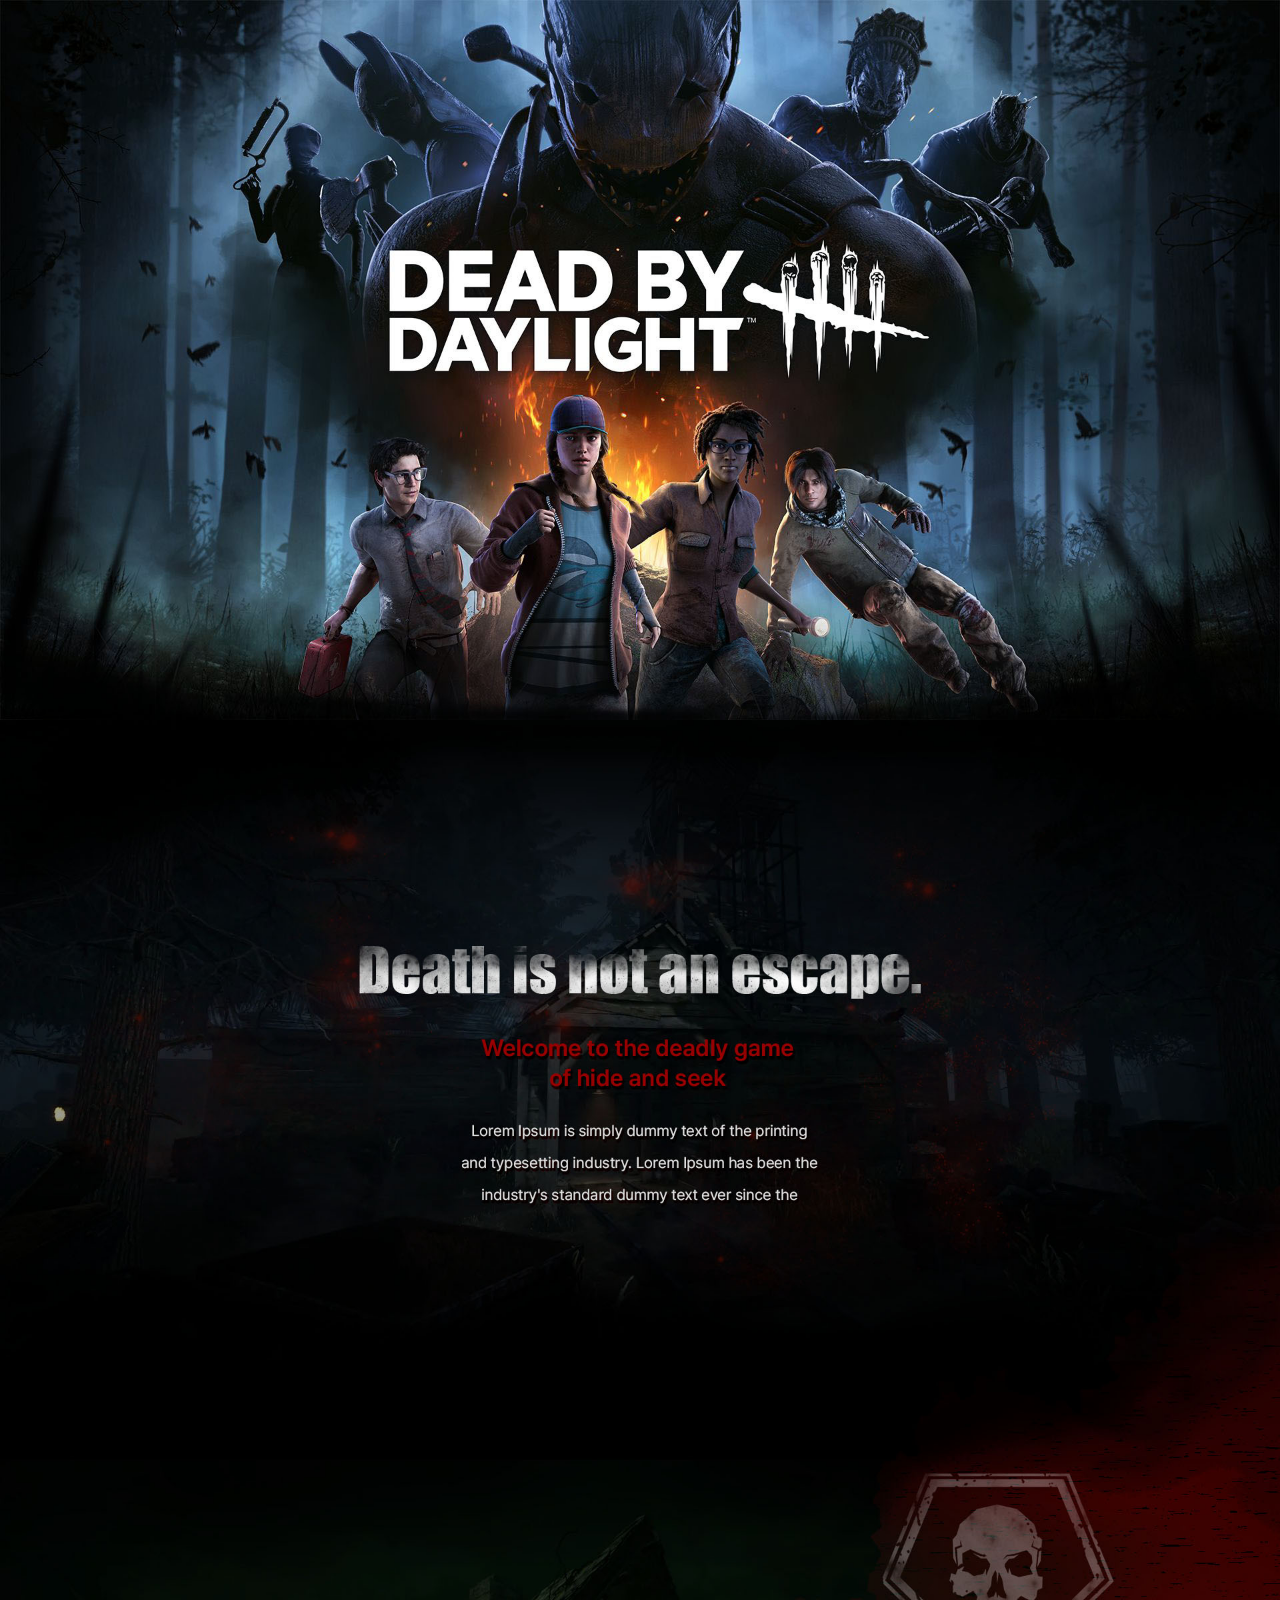
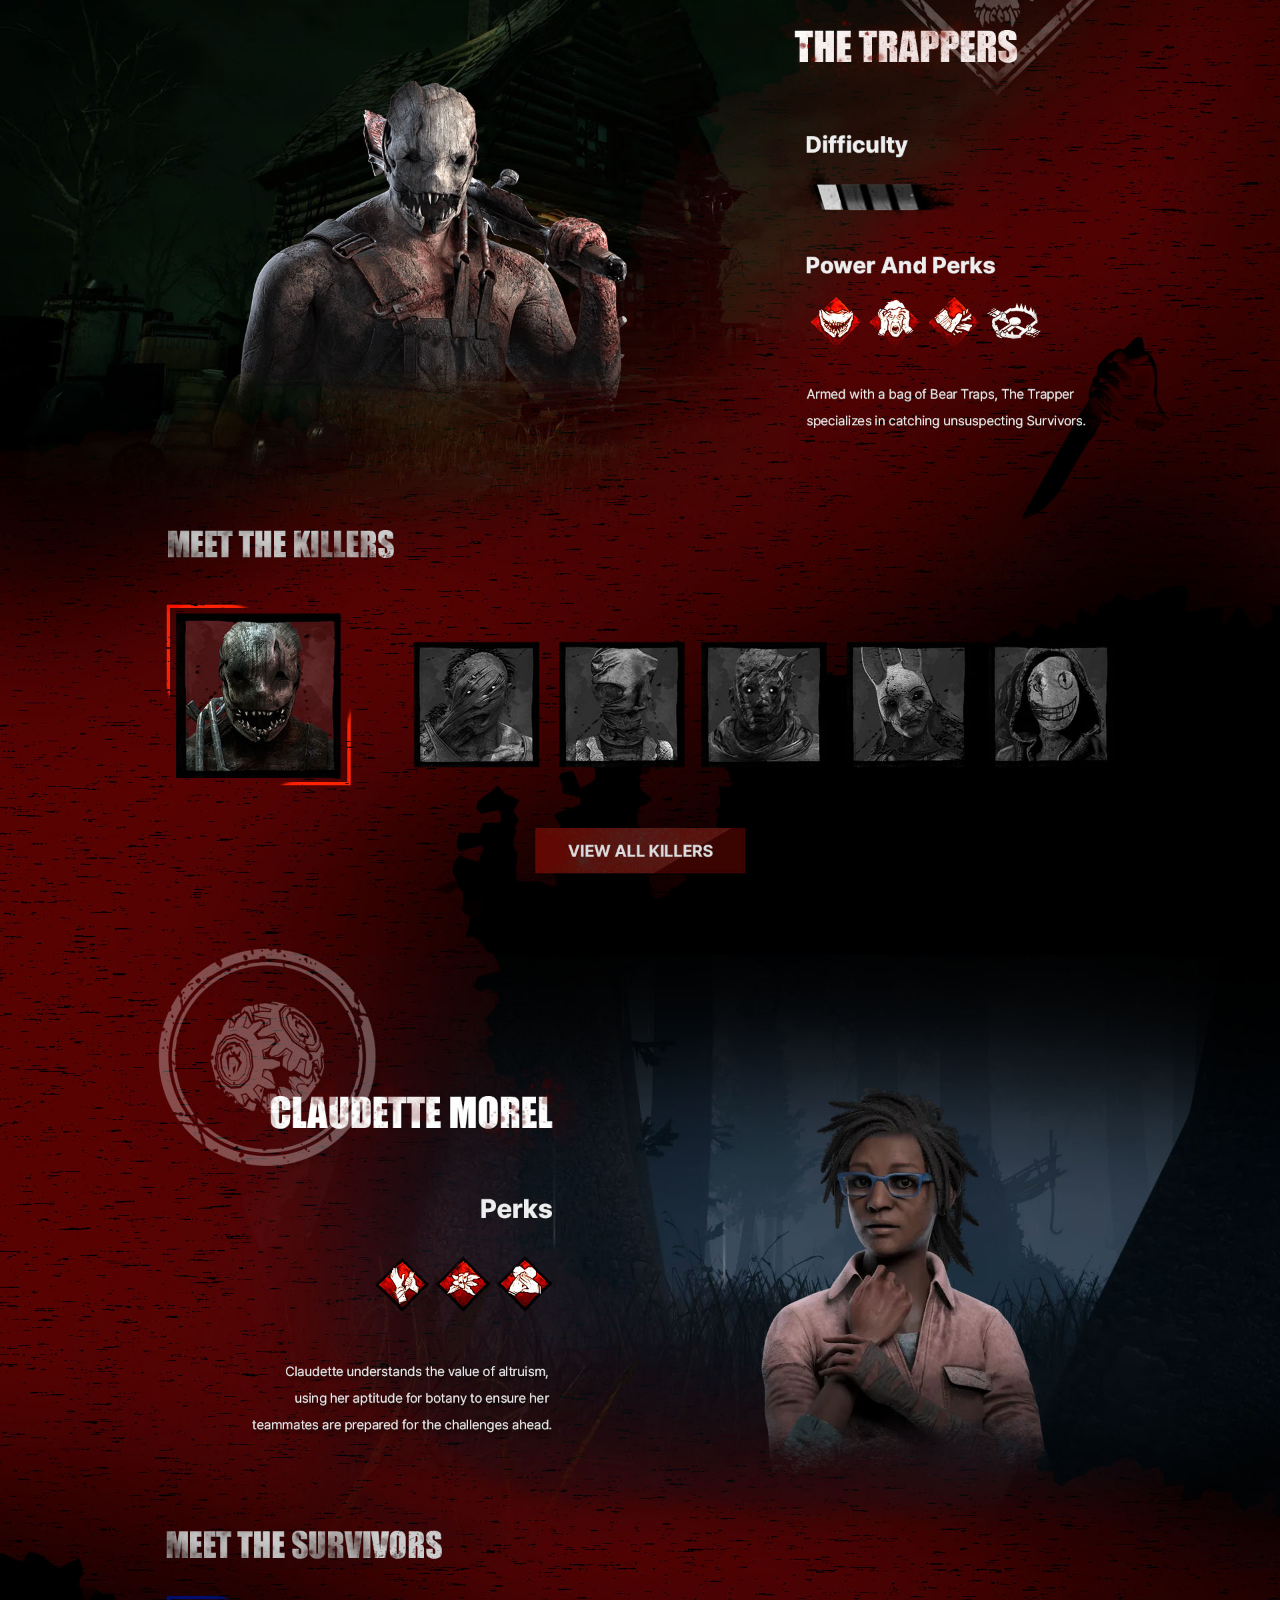
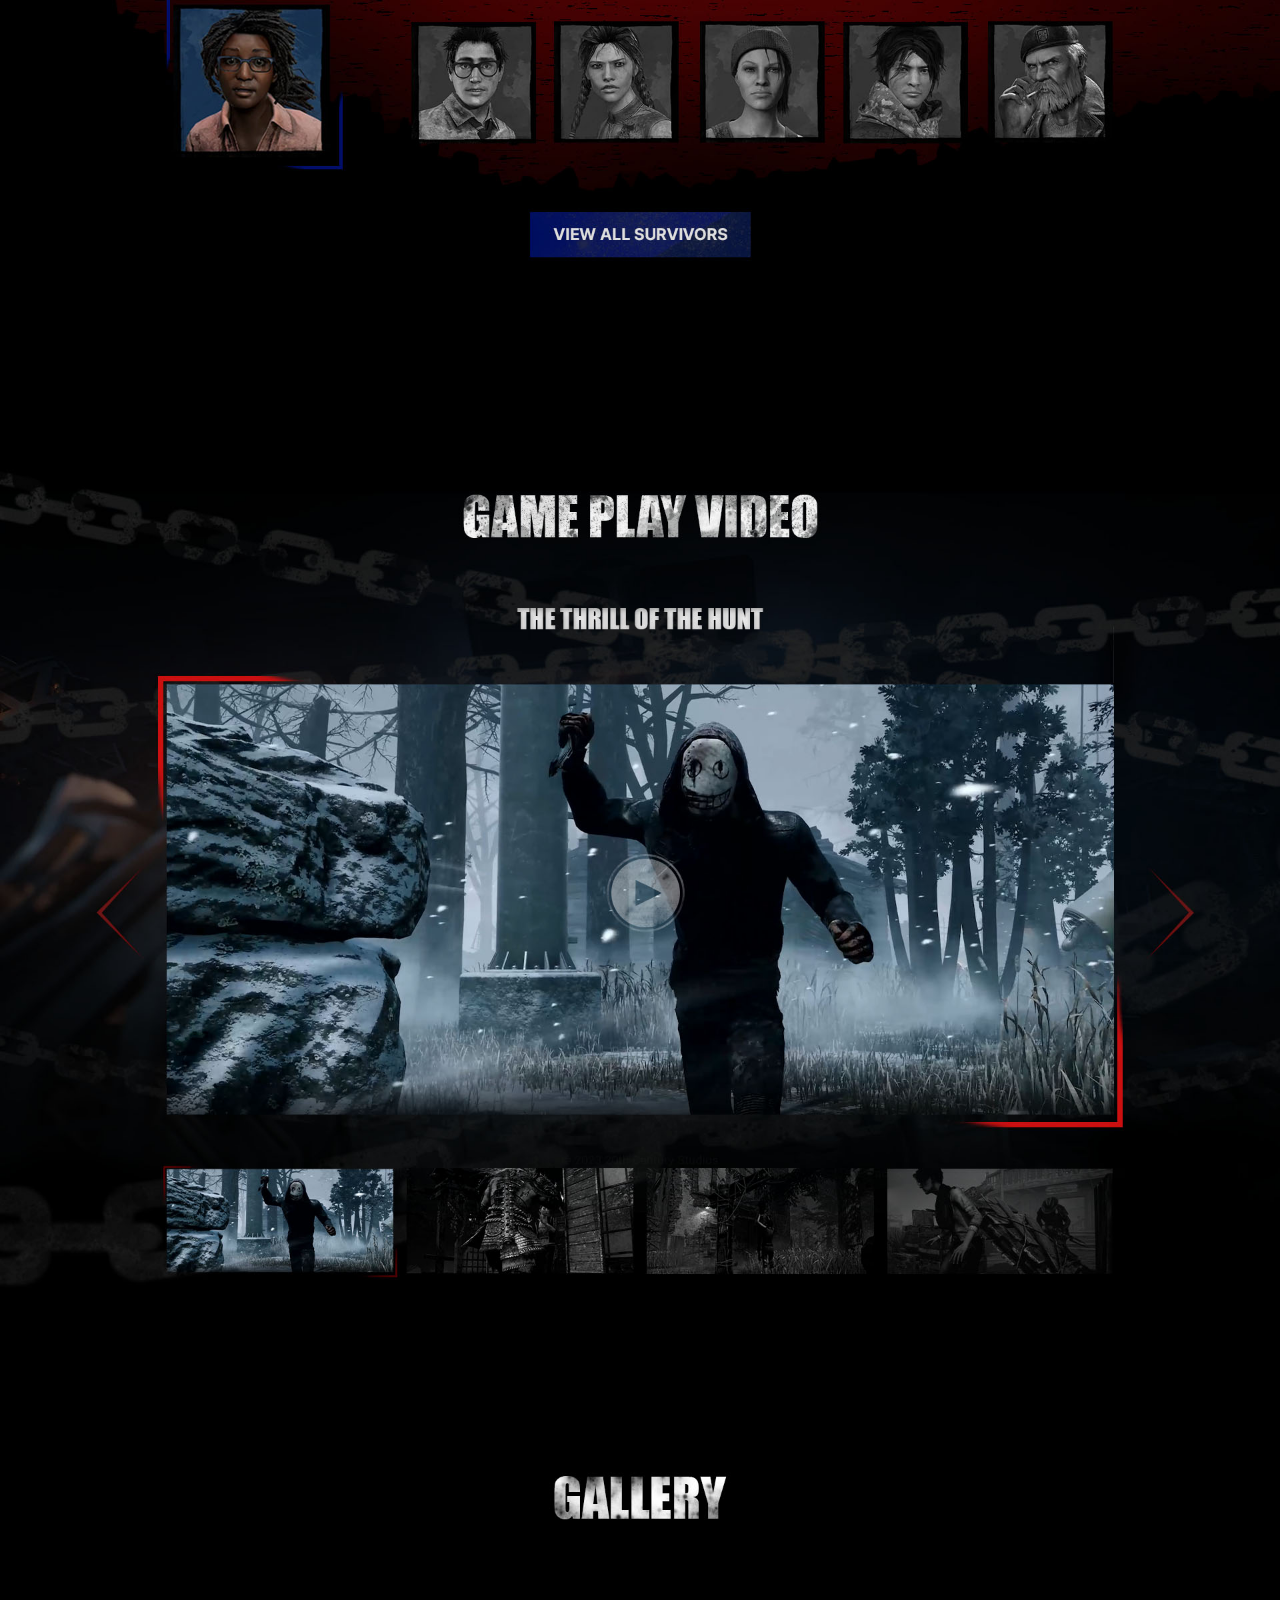
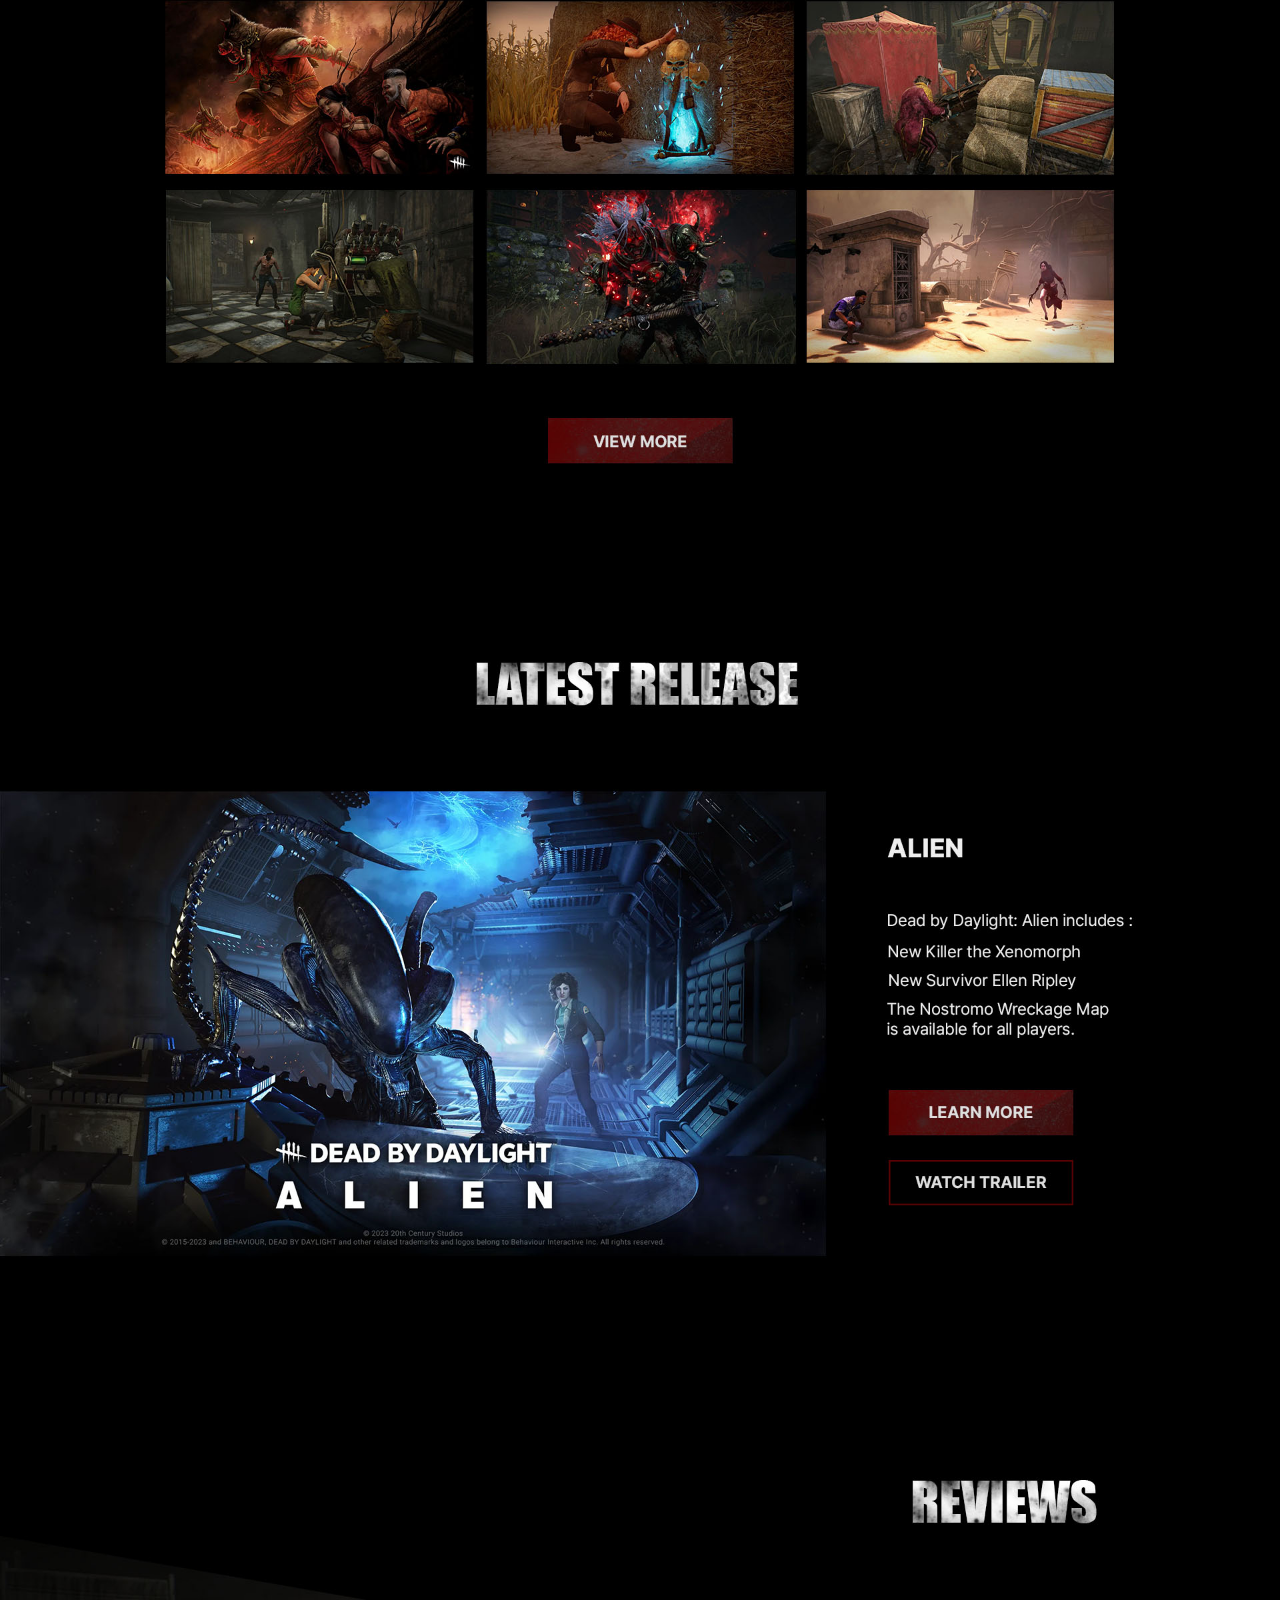
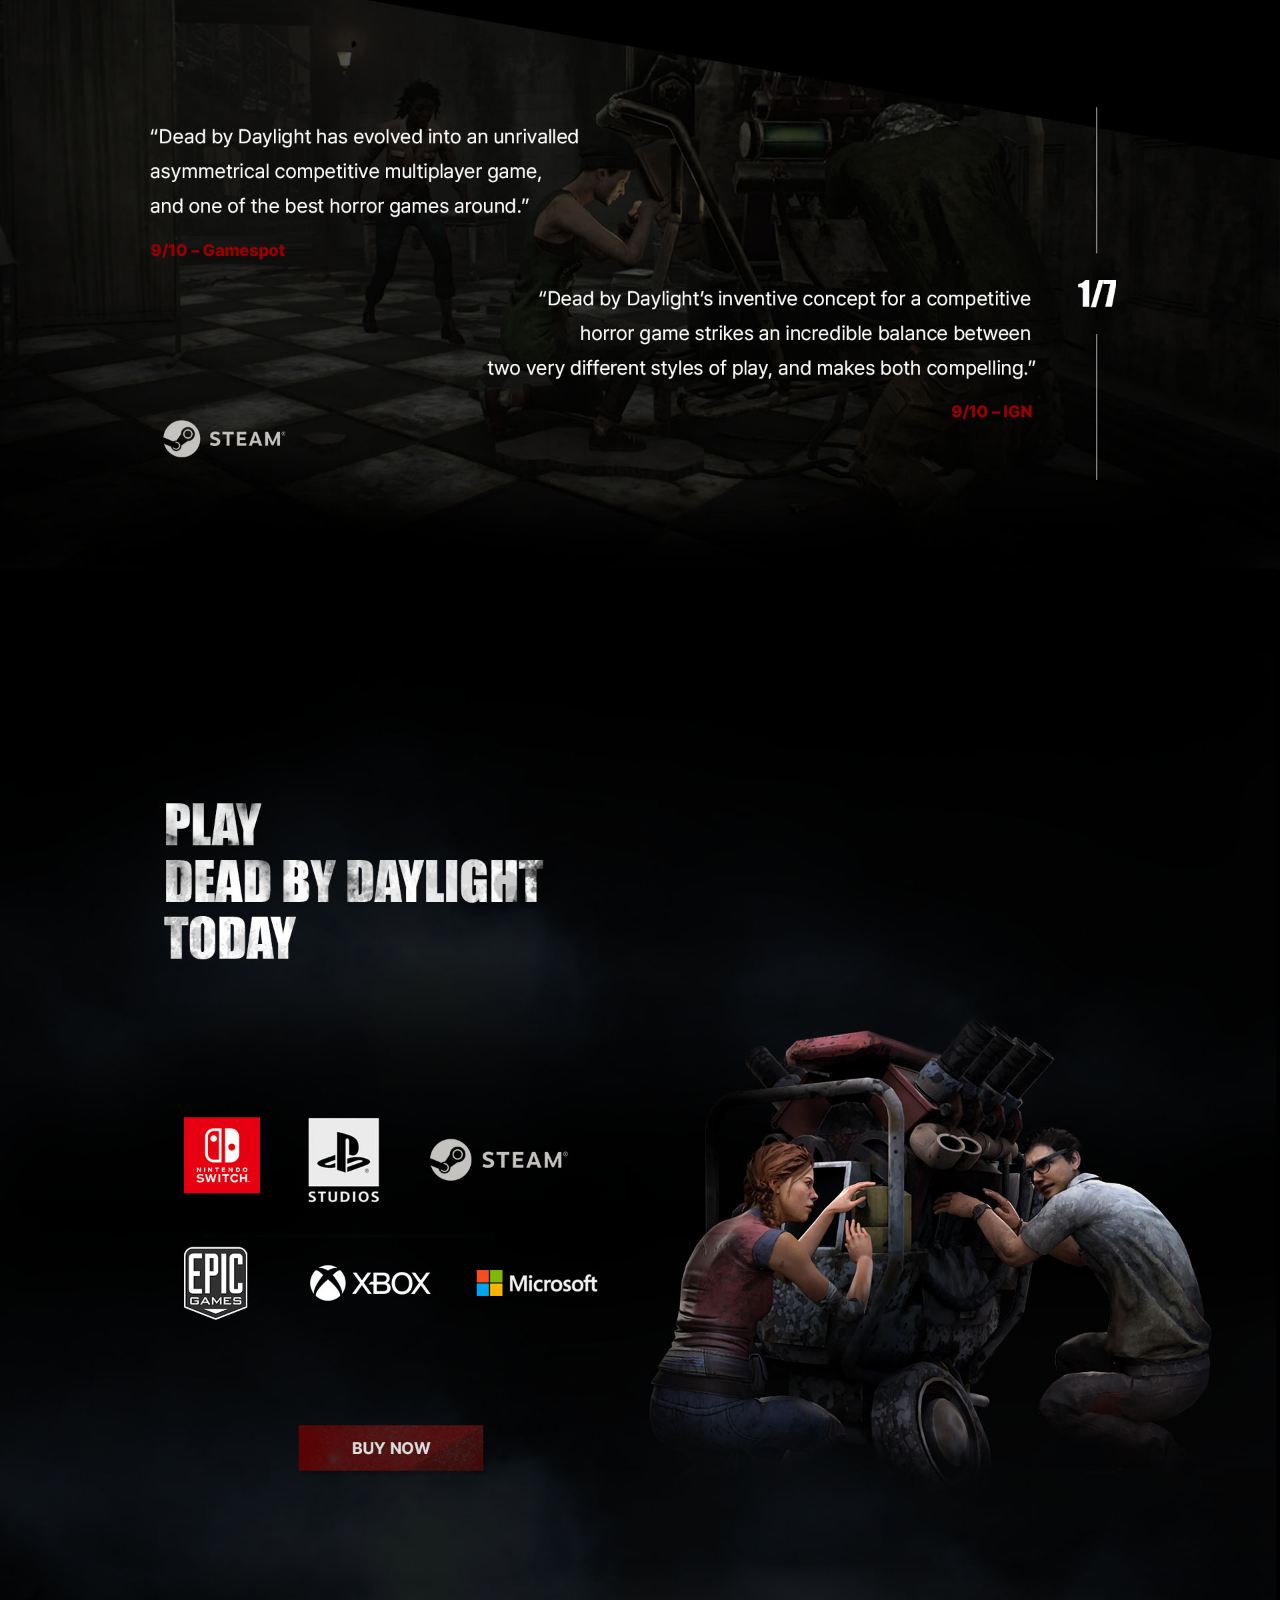
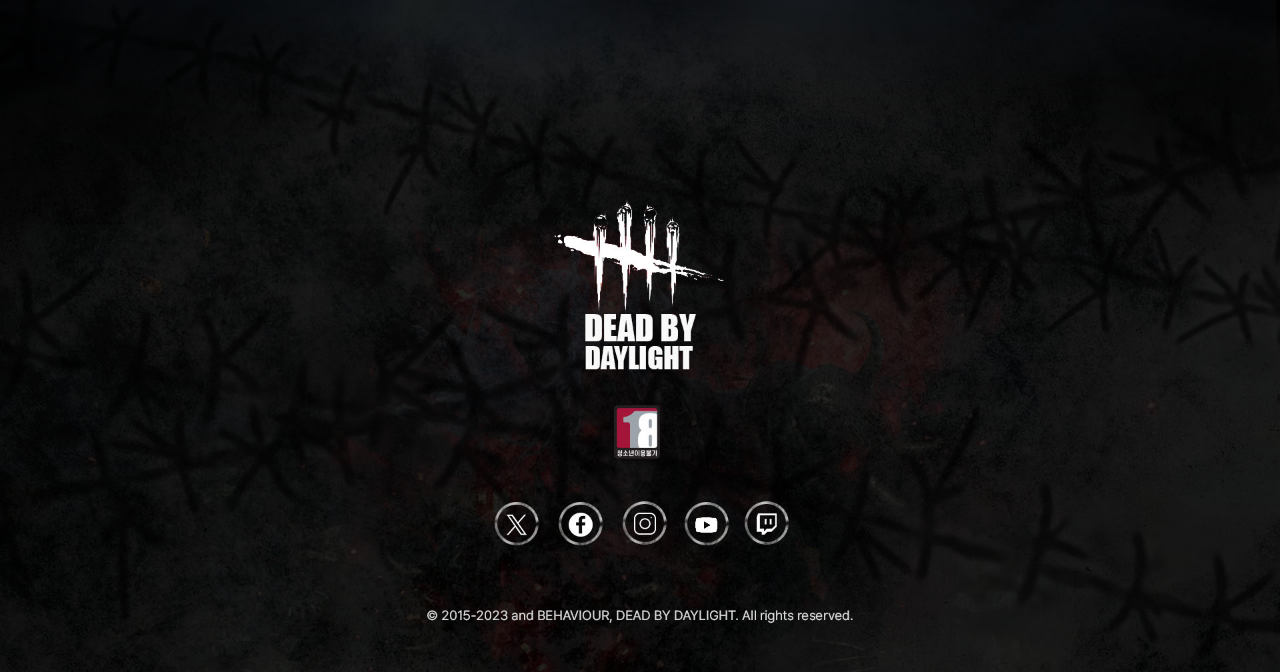
<file: process/design-deadbydaylight.html>
<!DOCTYPE html>
<html lang="ko">
  <head>
    <meta charset="UTF-8" />
    <meta name="viewport" content="width=device-width, initial-scale=1.0" />
    <title>nana</title>
    <link rel="shortcut icon" href="../img/favicon.png" type="image/x-icon" />
    <style>
      * {
        margin: 0;
        padding: 0;
        box-sizing: border-box;
      }

      figure {
        width: 100%;
      }
      figure img {
        width: 100%;
        vertical-align: top;
      }
    </style>
  </head>
  <body>
    <figure>
      <img src="../img/deadbydaylight-microsite.jpg" alt="portfolio-process" />
    </figure>
  </body>
</html>
</file>
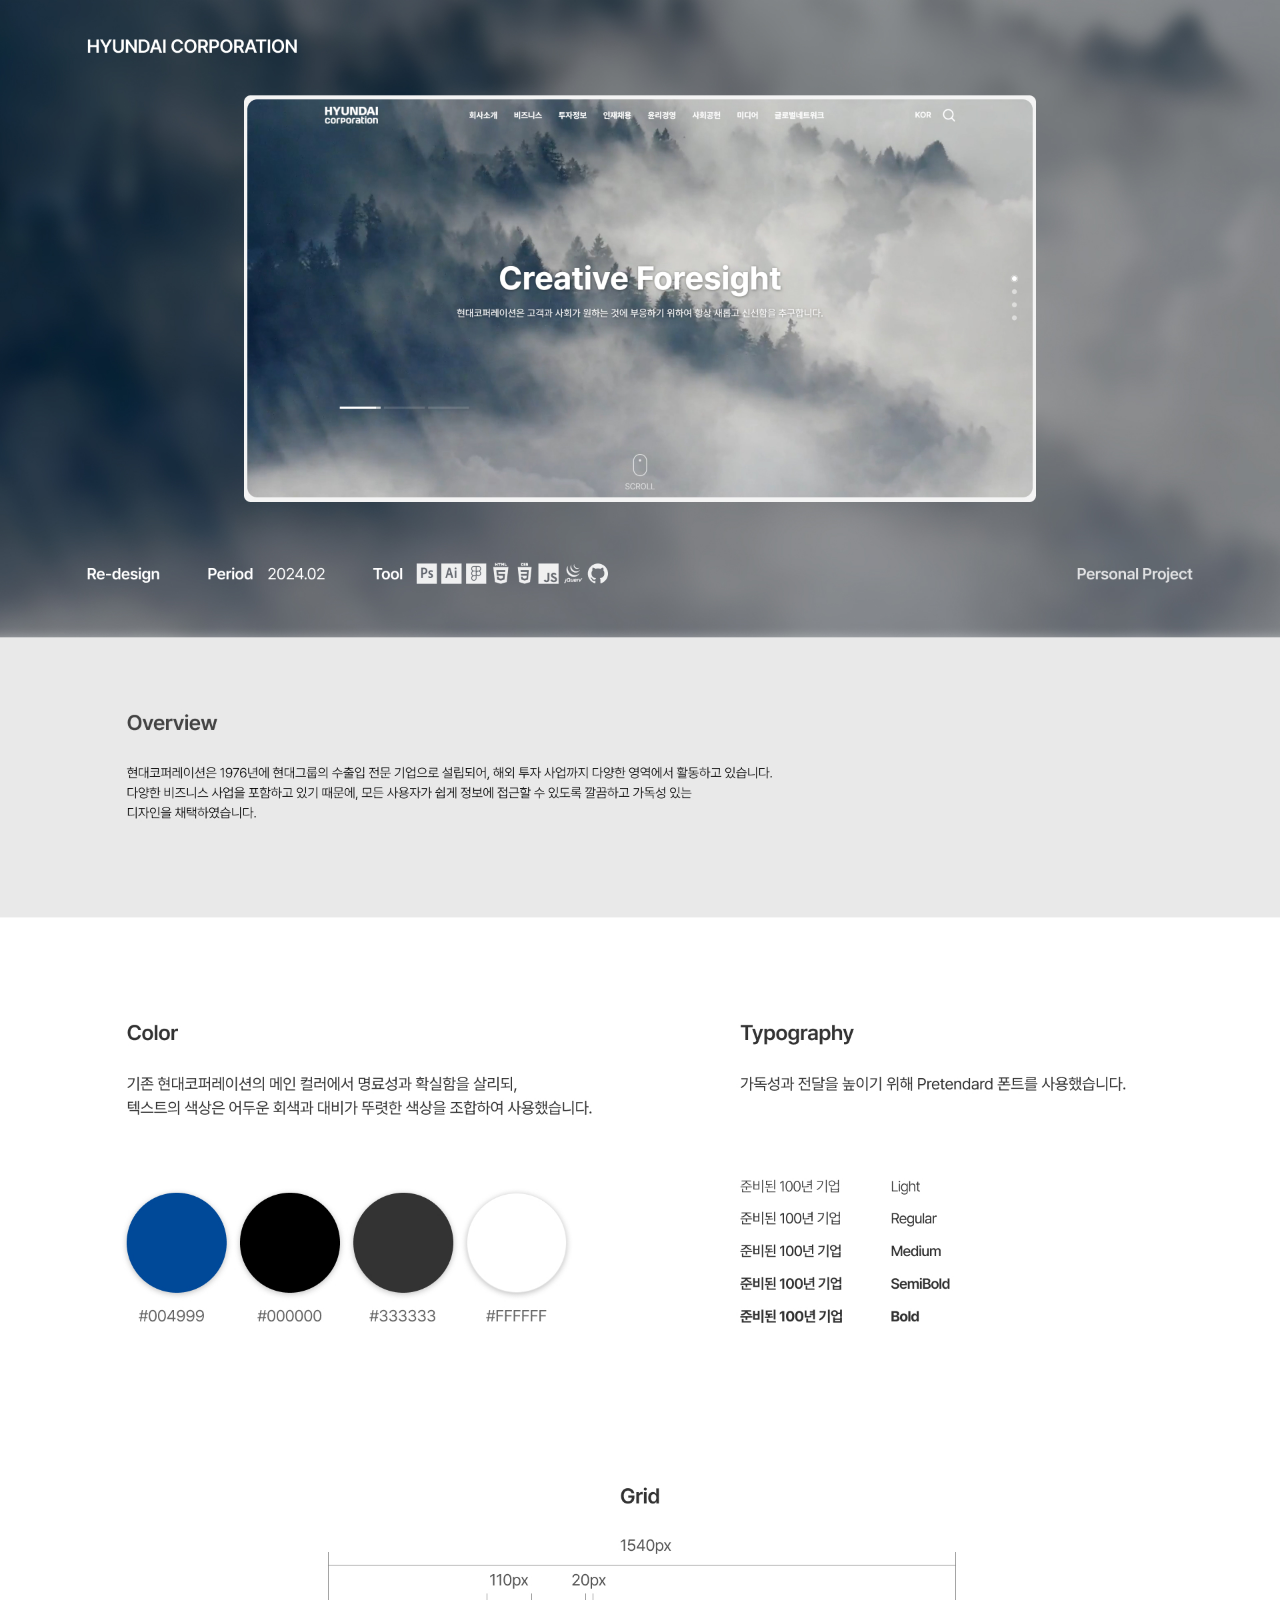
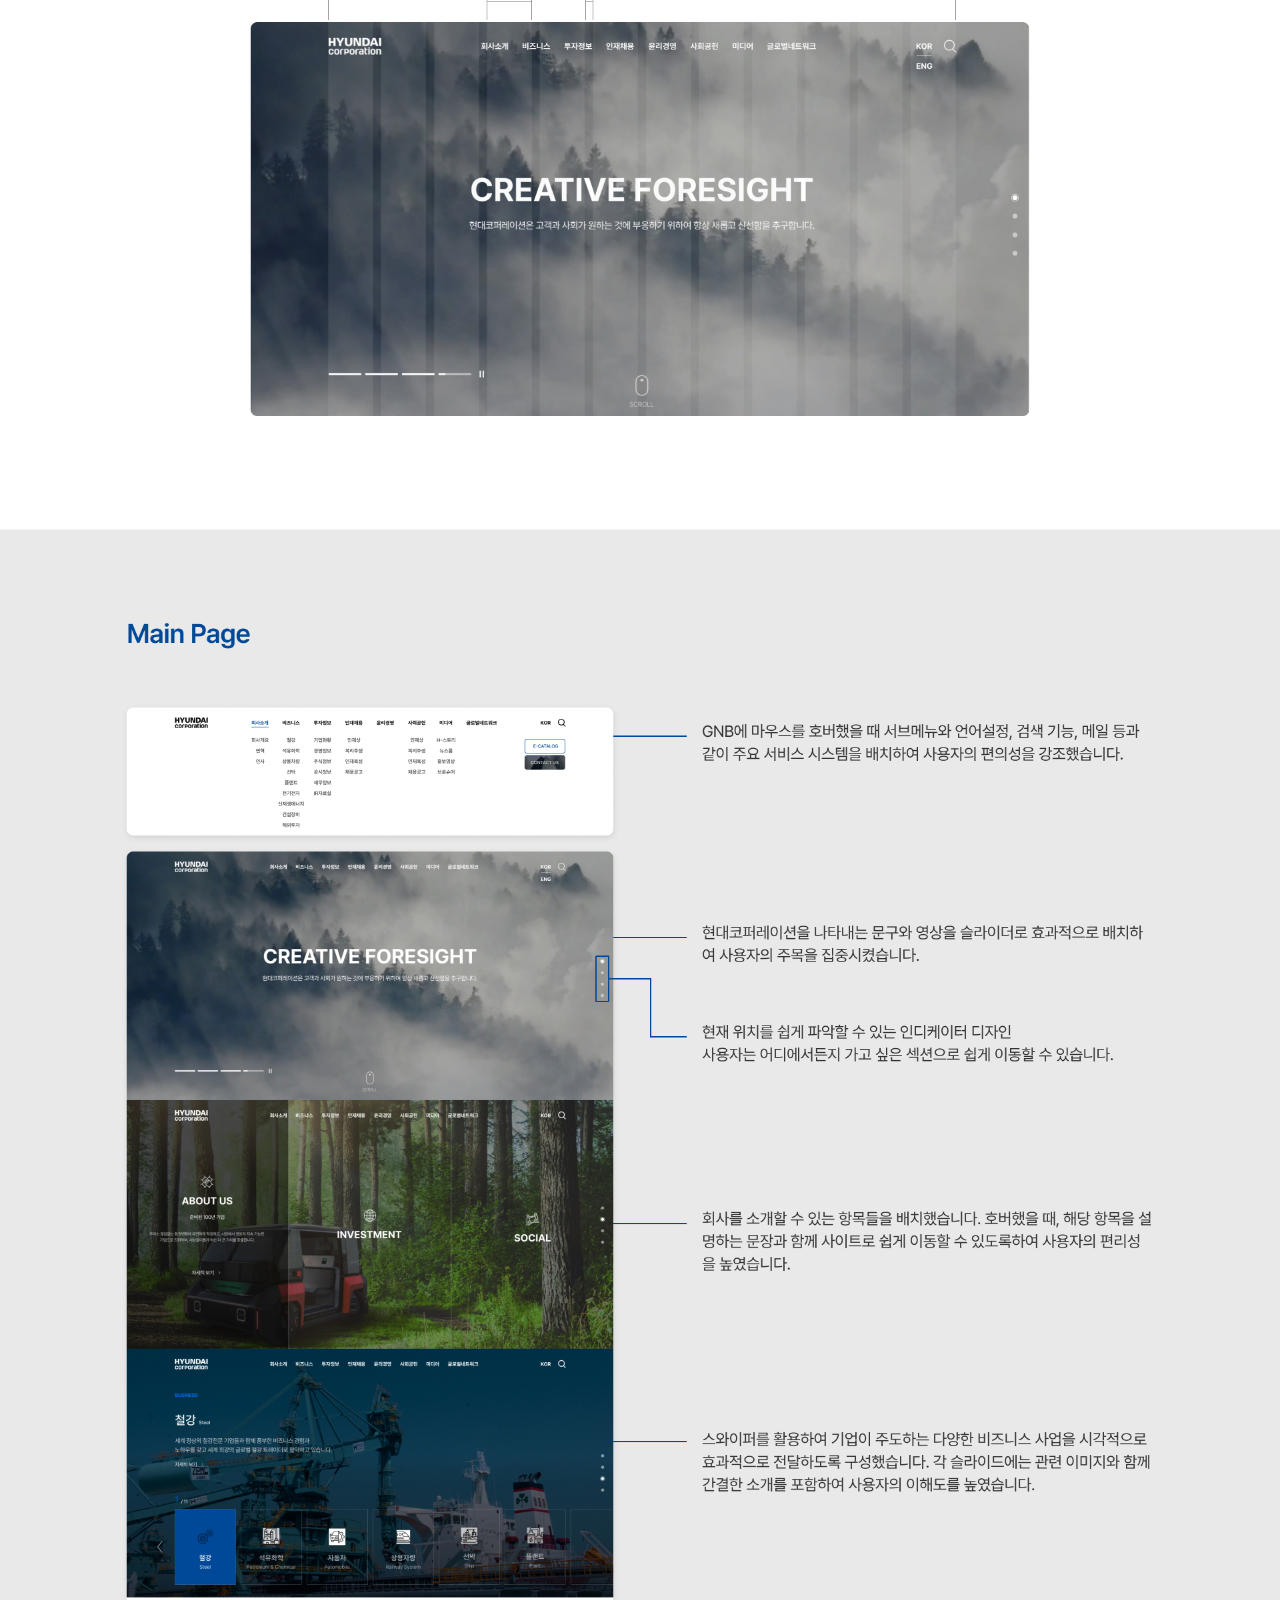
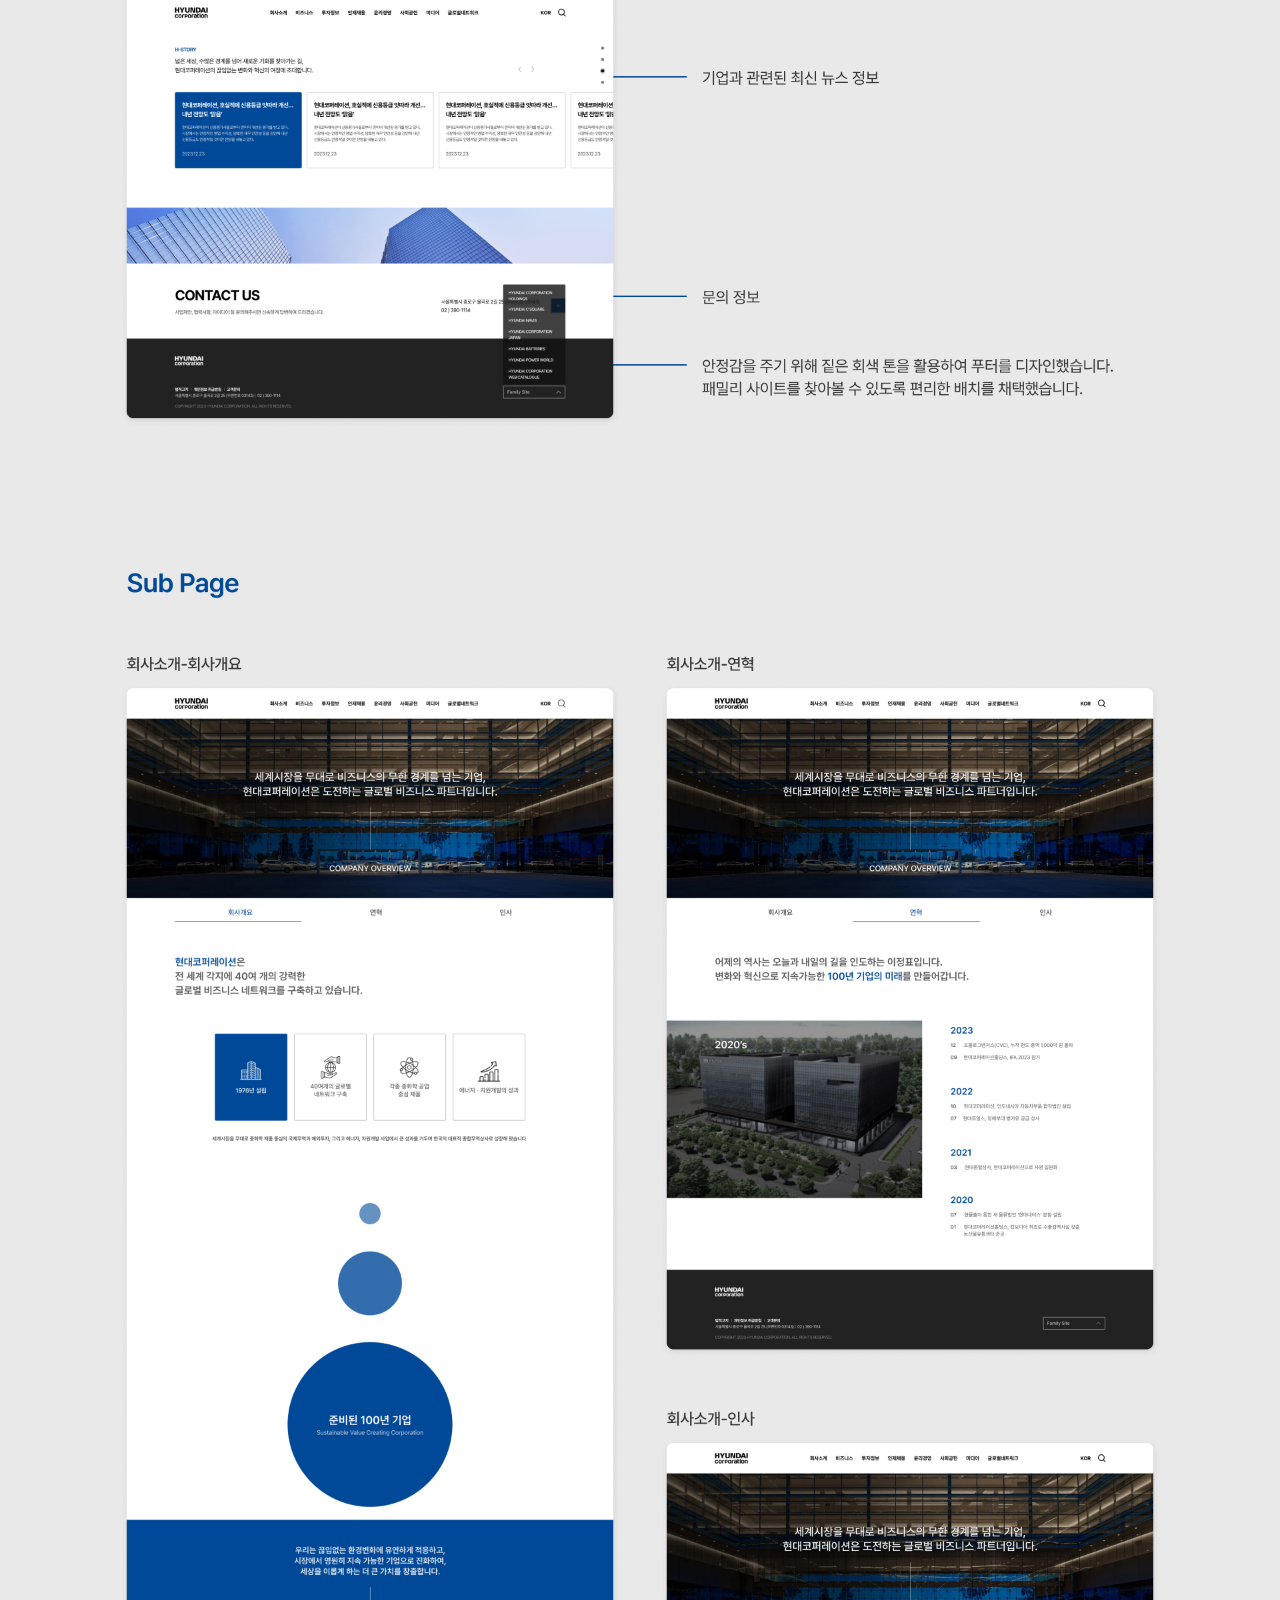
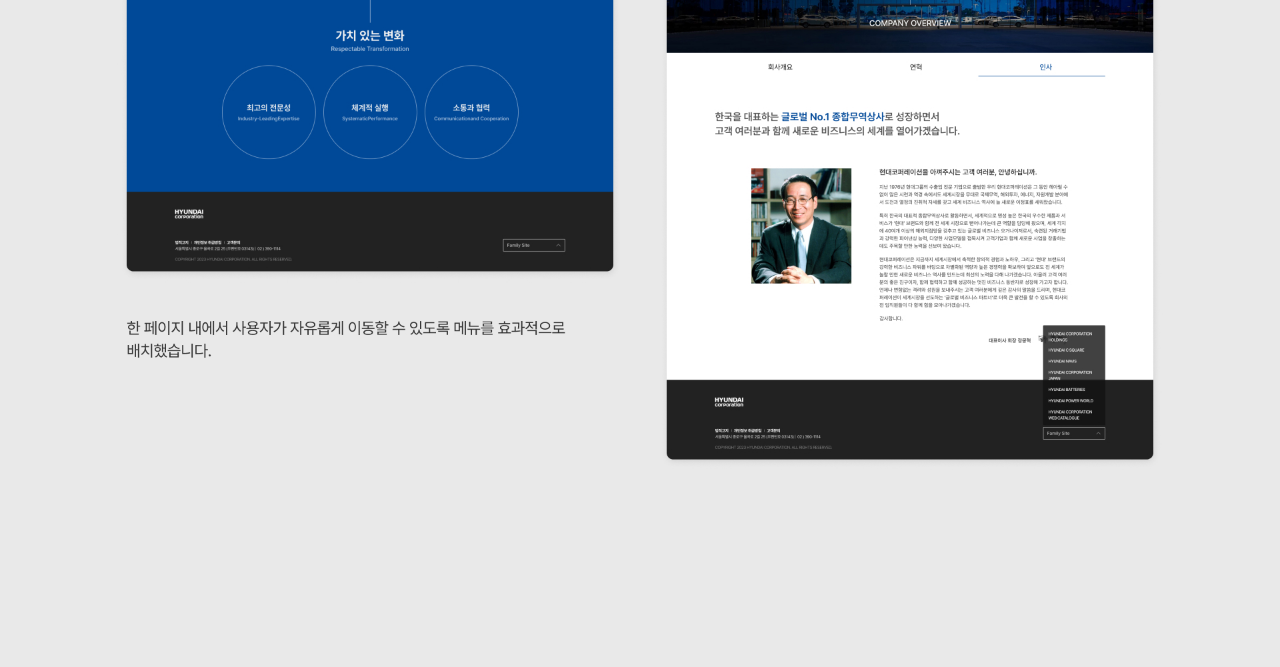
<file: process/process-hyundai.html>
<!DOCTYPE html>
<html lang="ko">
  <head>
    <meta charset="UTF-8" />
    <meta name="viewport" content="width=device-width, initial-scale=1.0" />
    <title>nana</title>
    <link rel="shortcut icon" href="../img/favicon.png" type="image/x-icon" />
    <style>
      * {
        margin: 0;
        padding: 0;
        box-sizing: border-box;
      }

      figure {
        width: 100%;
      }
      figure img {
        width: 100%;
        vertical-align: top;
      }
    </style>
  </head>
  <body>
    <figure>
      <img src="../img/process-hyundaicorporation.jpg" alt="portfolio-process" />
    </figure>
  </body>
</html>
</file>
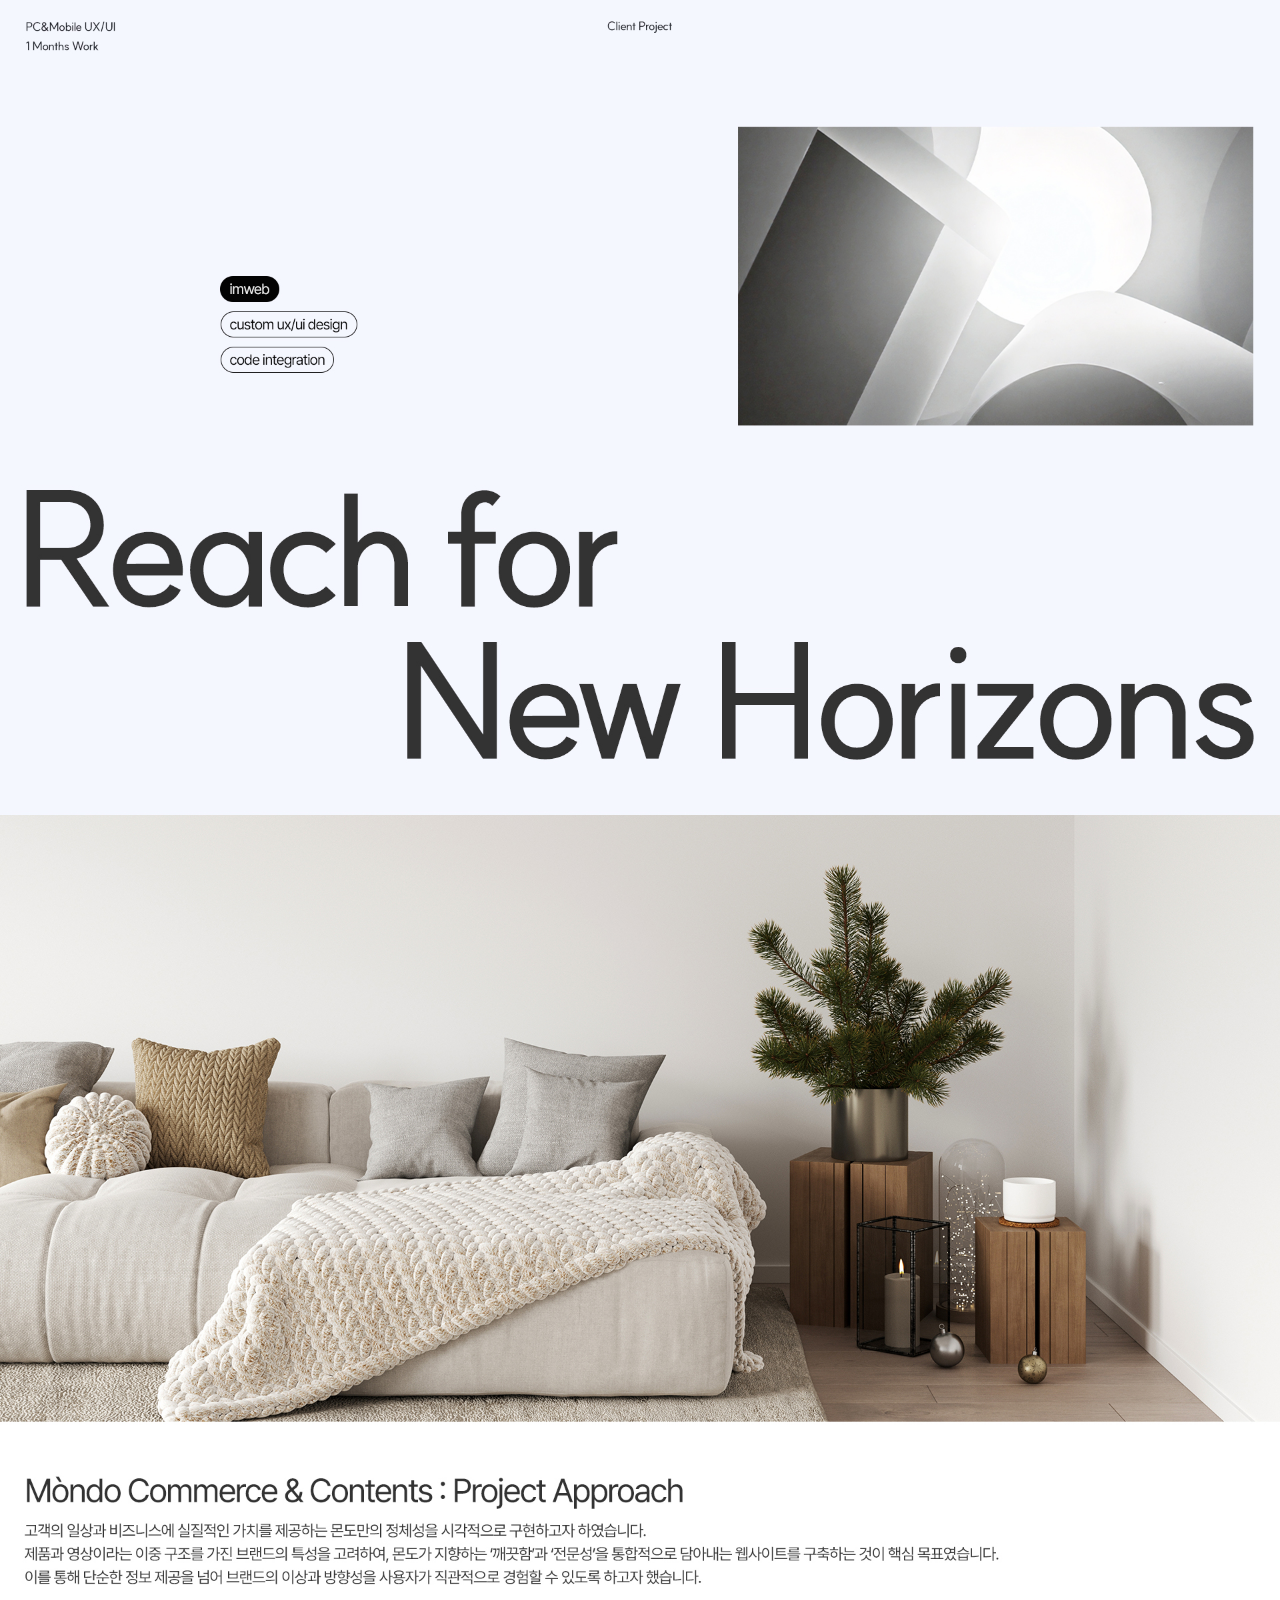
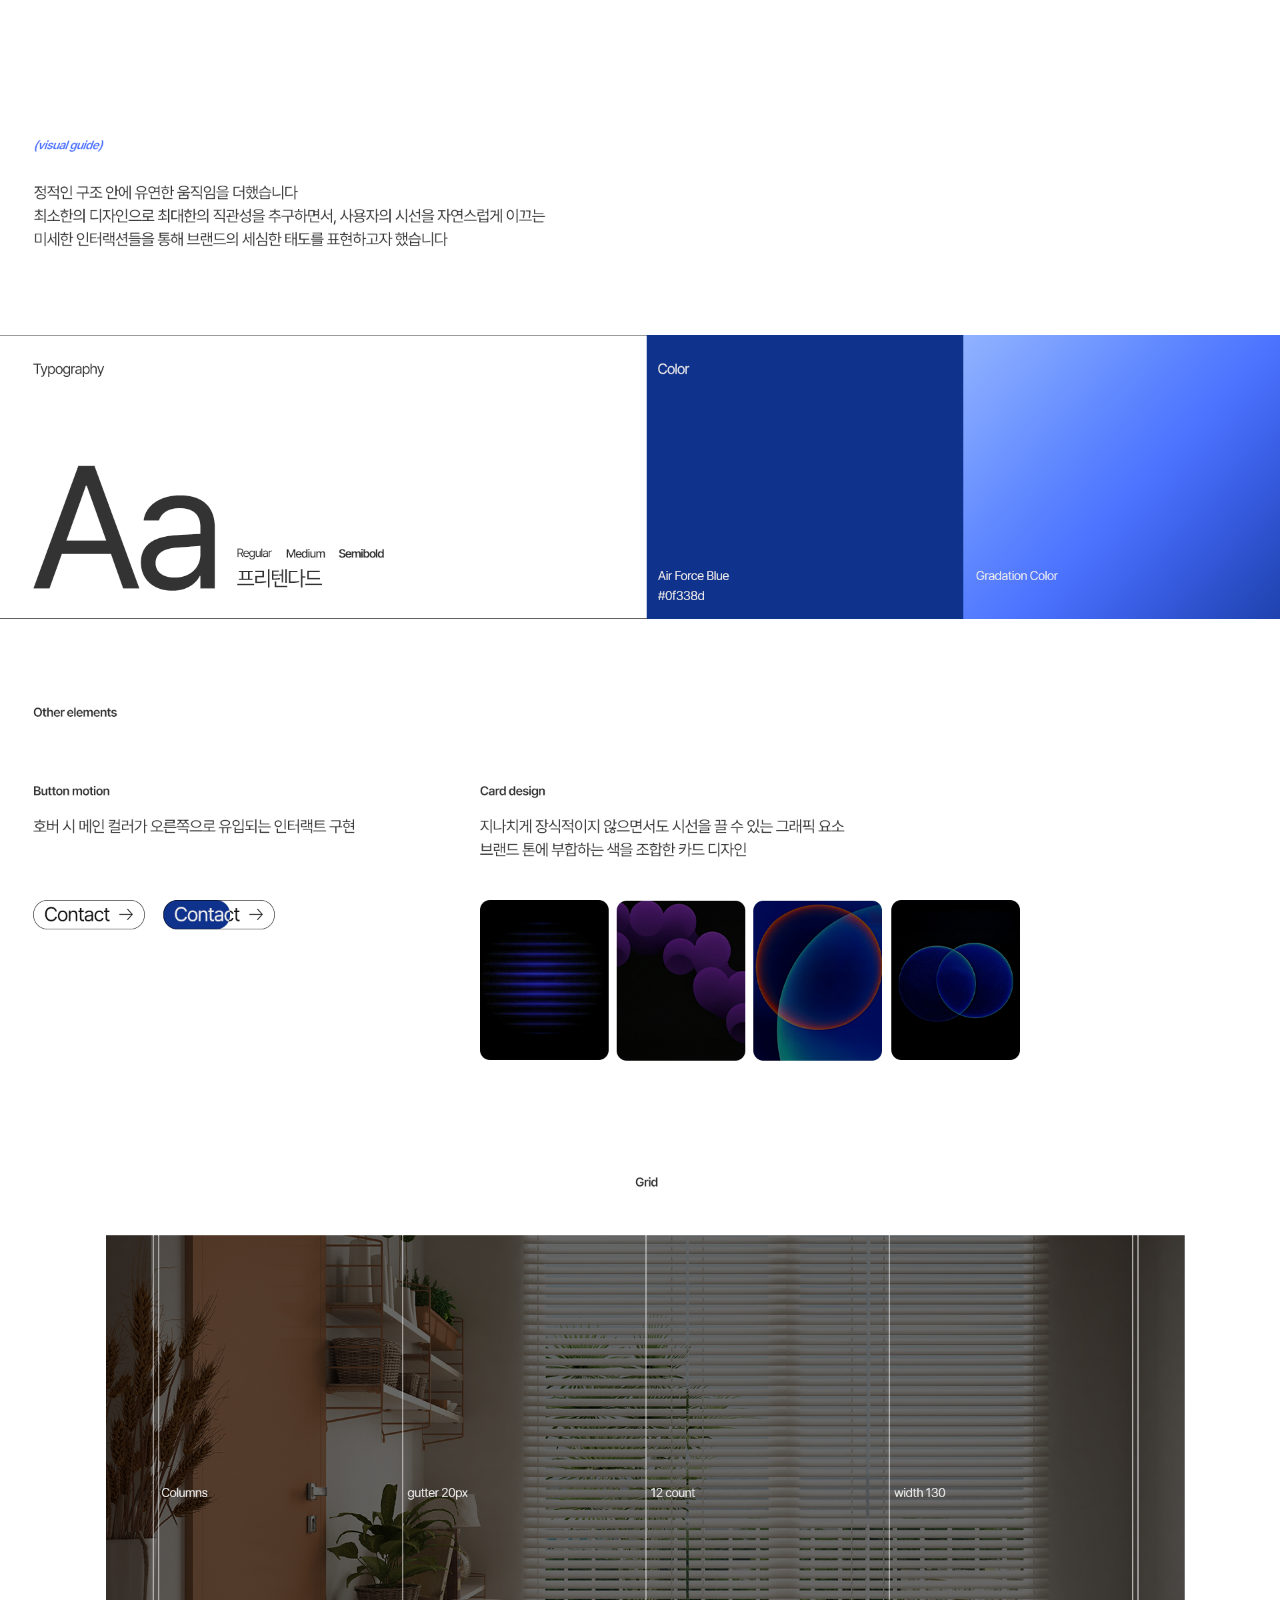
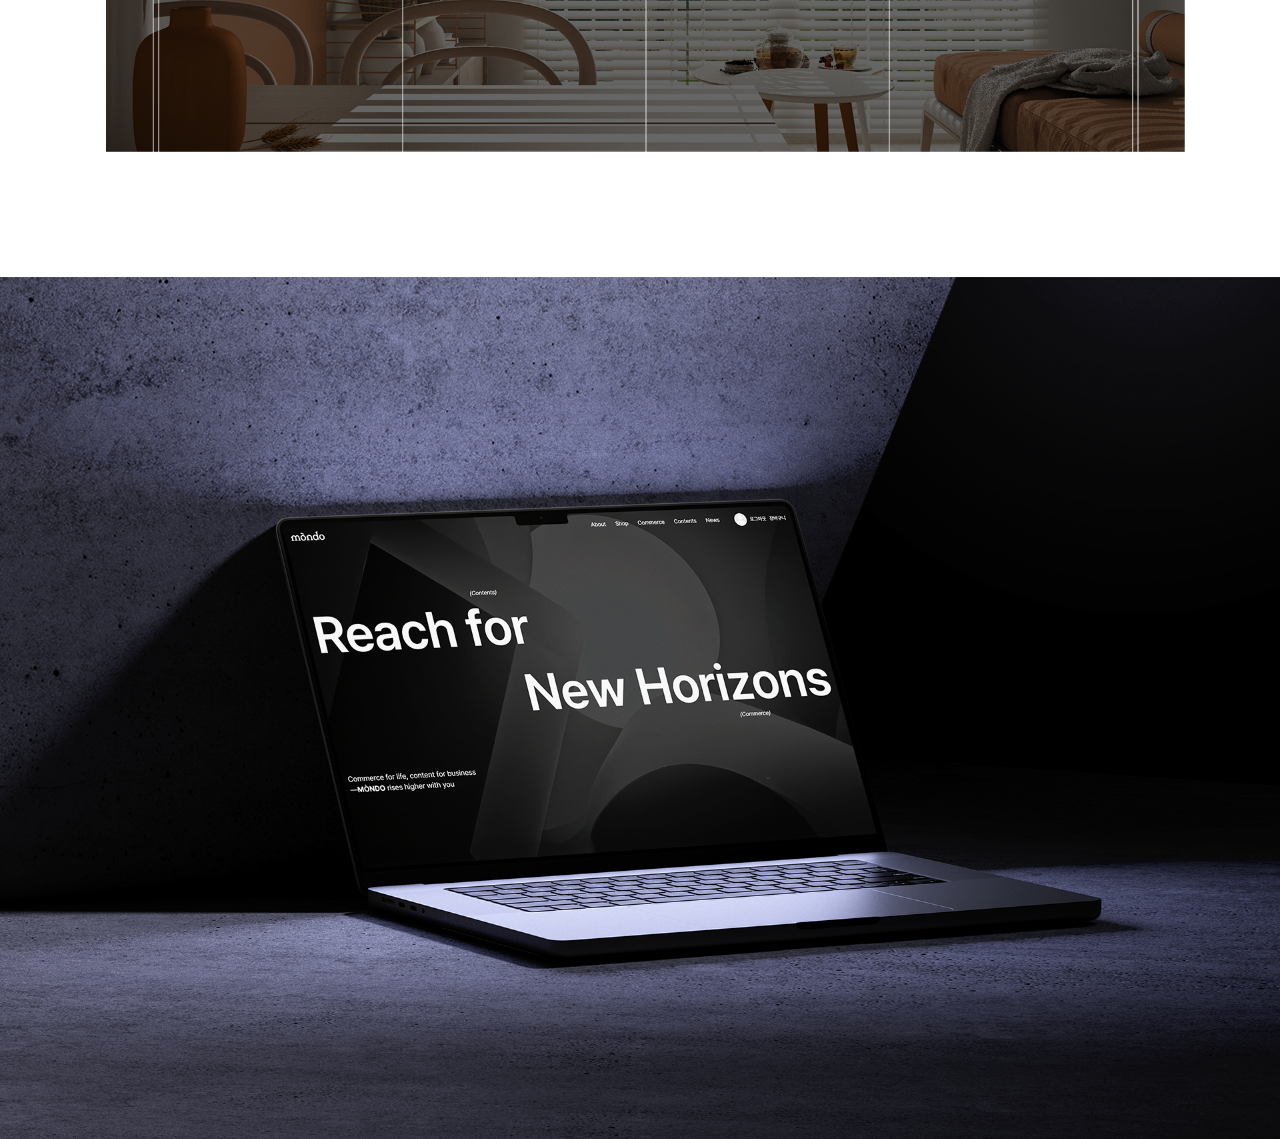
<file: process/process-mondo.html>
<!DOCTYPE html>
<html lang="ko">
  <head>
    <meta charset="UTF-8" />
    <meta name="viewport" content="width=device-width, initial-scale=1.0" />
    <title>nana</title>
    <link rel="shortcut icon" href="../img/favicon.png" type="image/x-icon" />
    <style>
      * {
        margin: 0;
        padding: 0;
        box-sizing: border-box;
        background: #fbf2e5;
      }

      figure {
        width: 100%;
      }
      figure img {
        width: 100%;
        vertical-align: top;
      }
    </style>
  </head>
  <body>
    <figure>
      <img src="../process/mondo/Artboard 1.jpg" alt="portfolio-process" />
      <img src="../process/mondo/Artboard 2.png" alt="portfolio-process" />
      <img src="../process/mondo/Artboard 3.png" alt="portfolio-process" />
    </figure>
  </body>
</html>
</file>
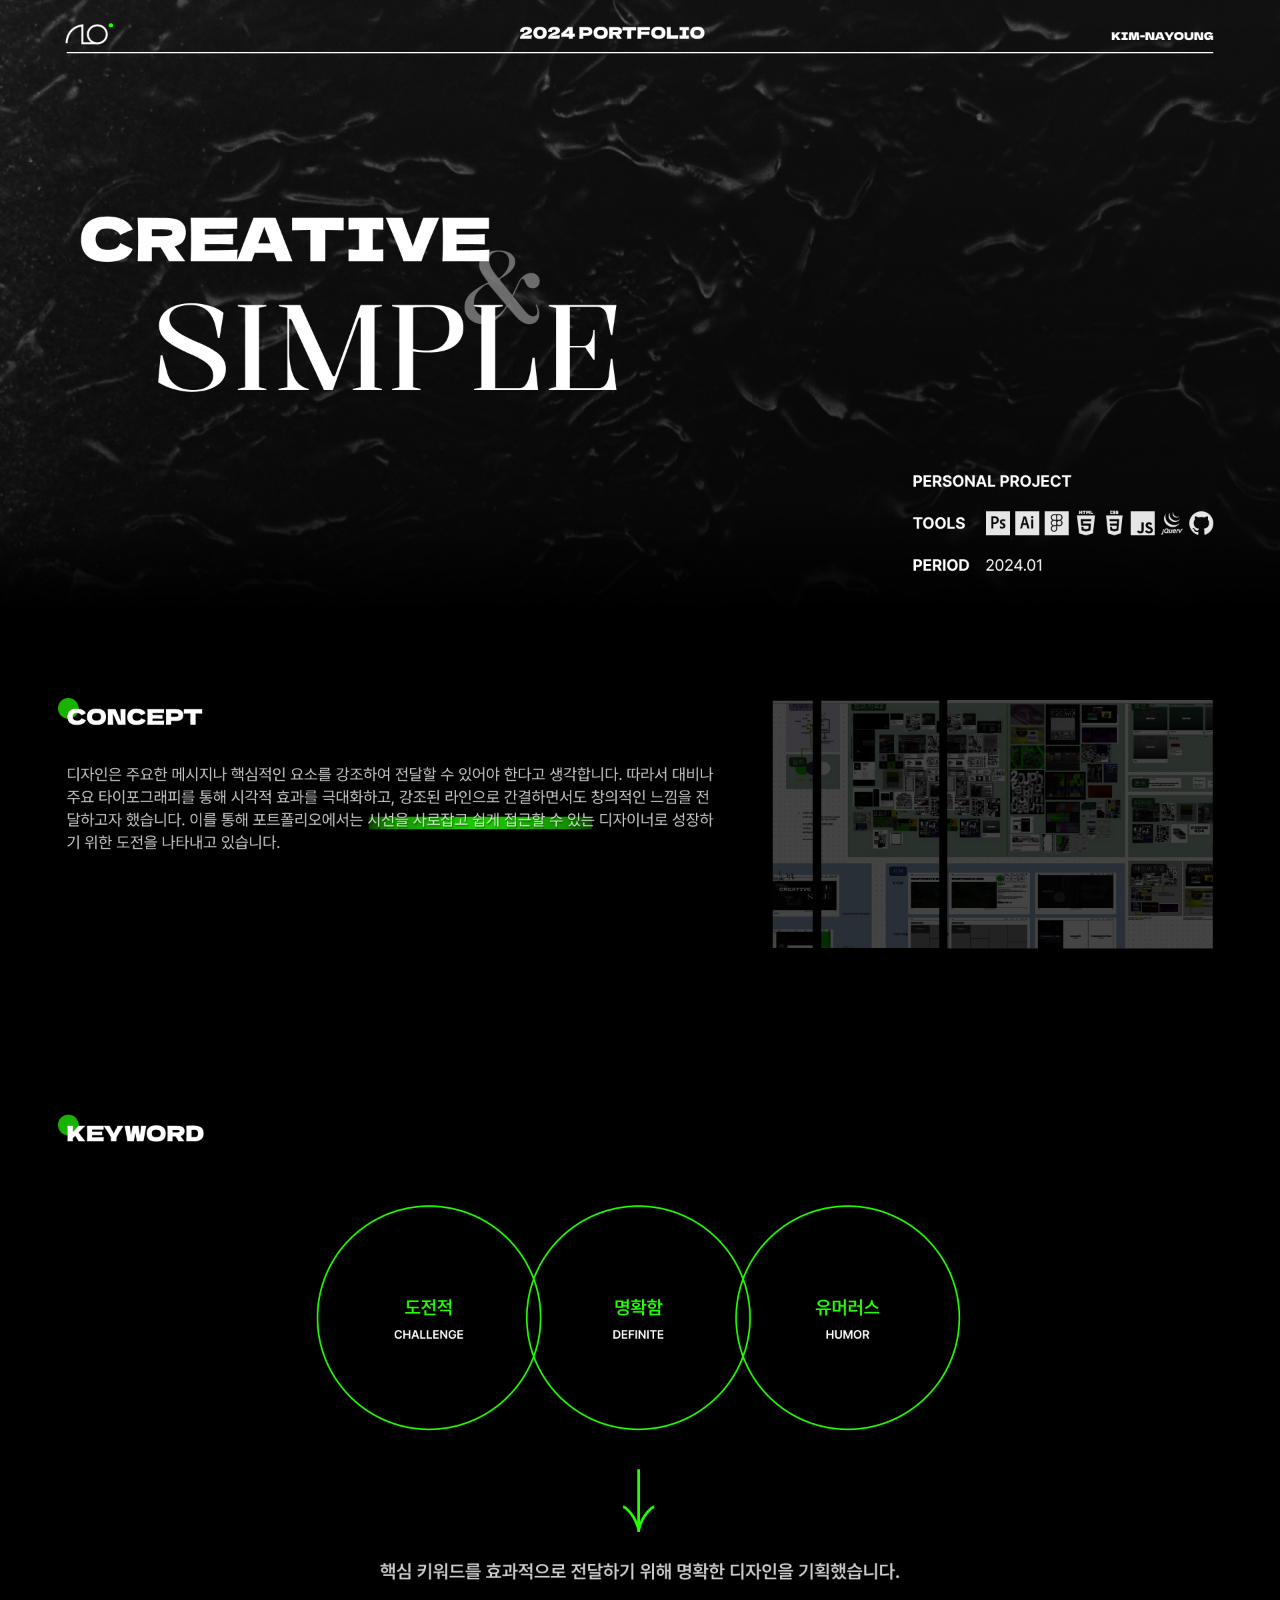
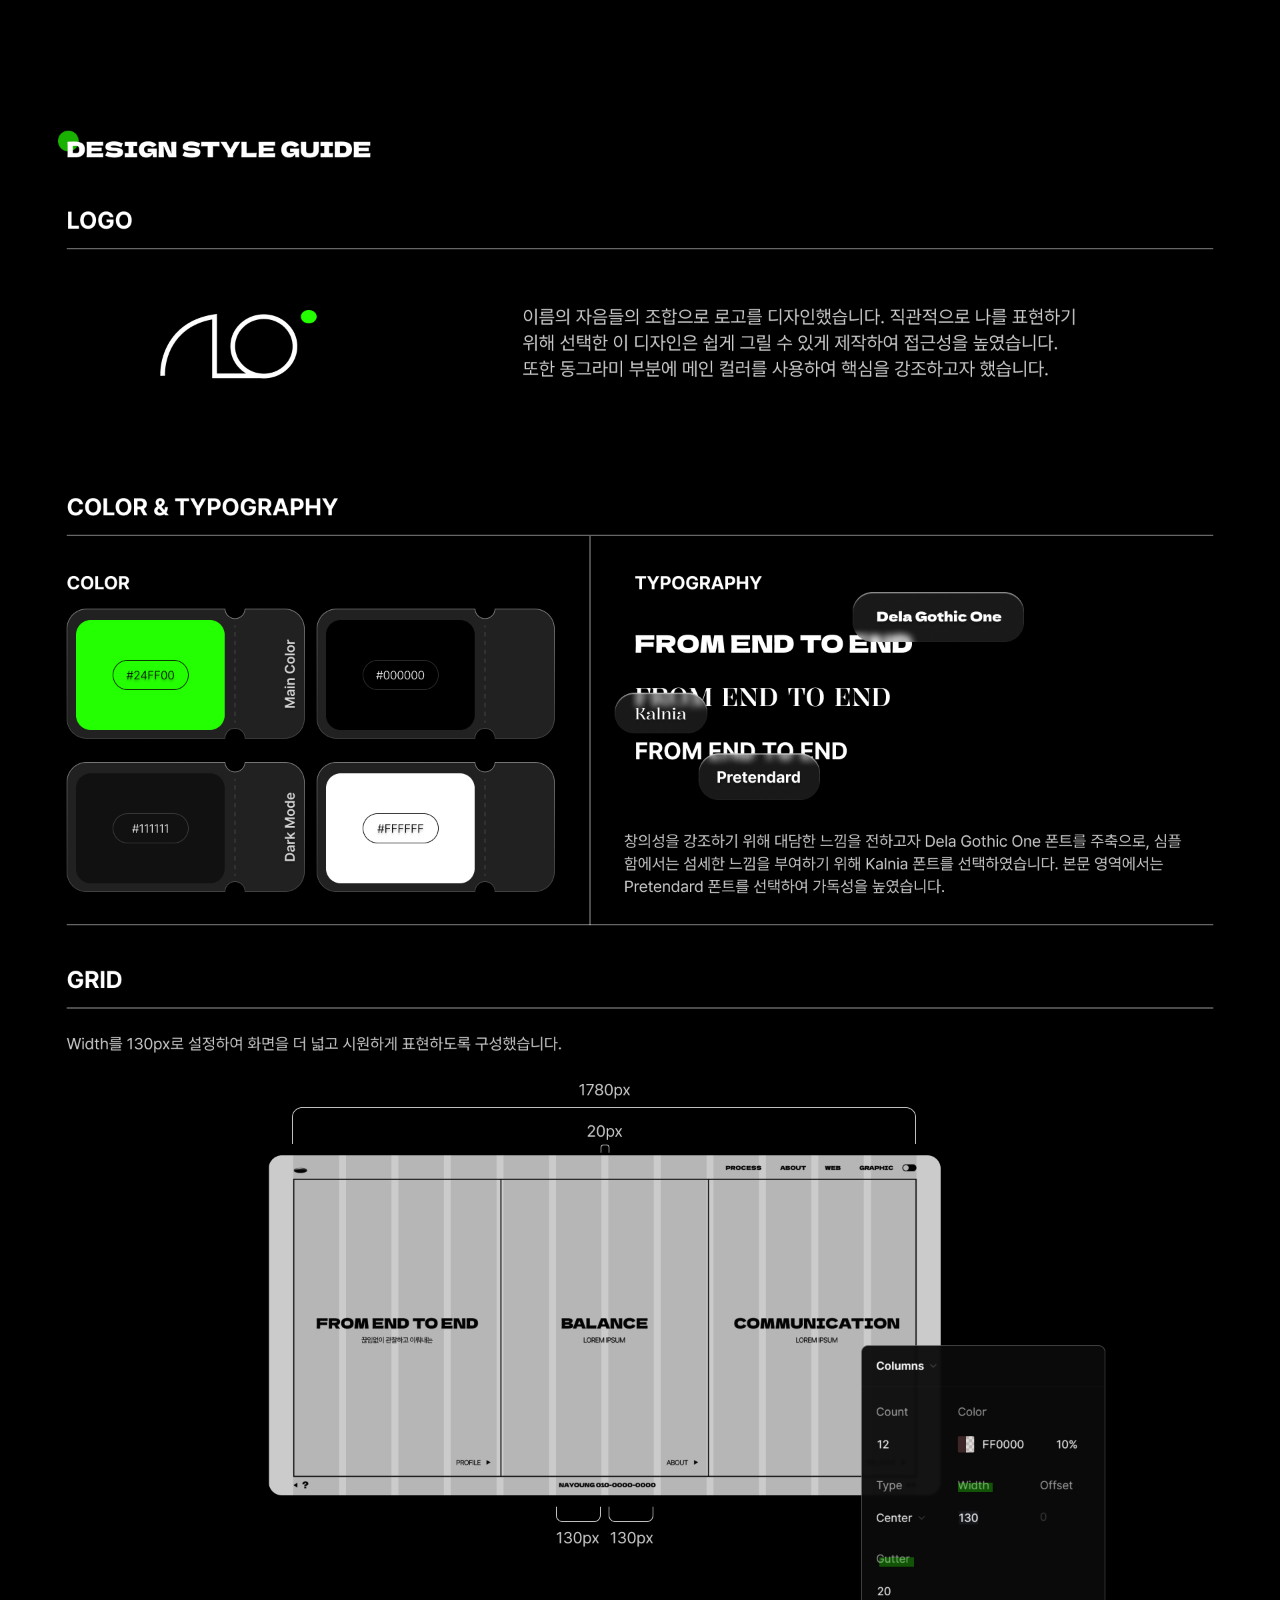
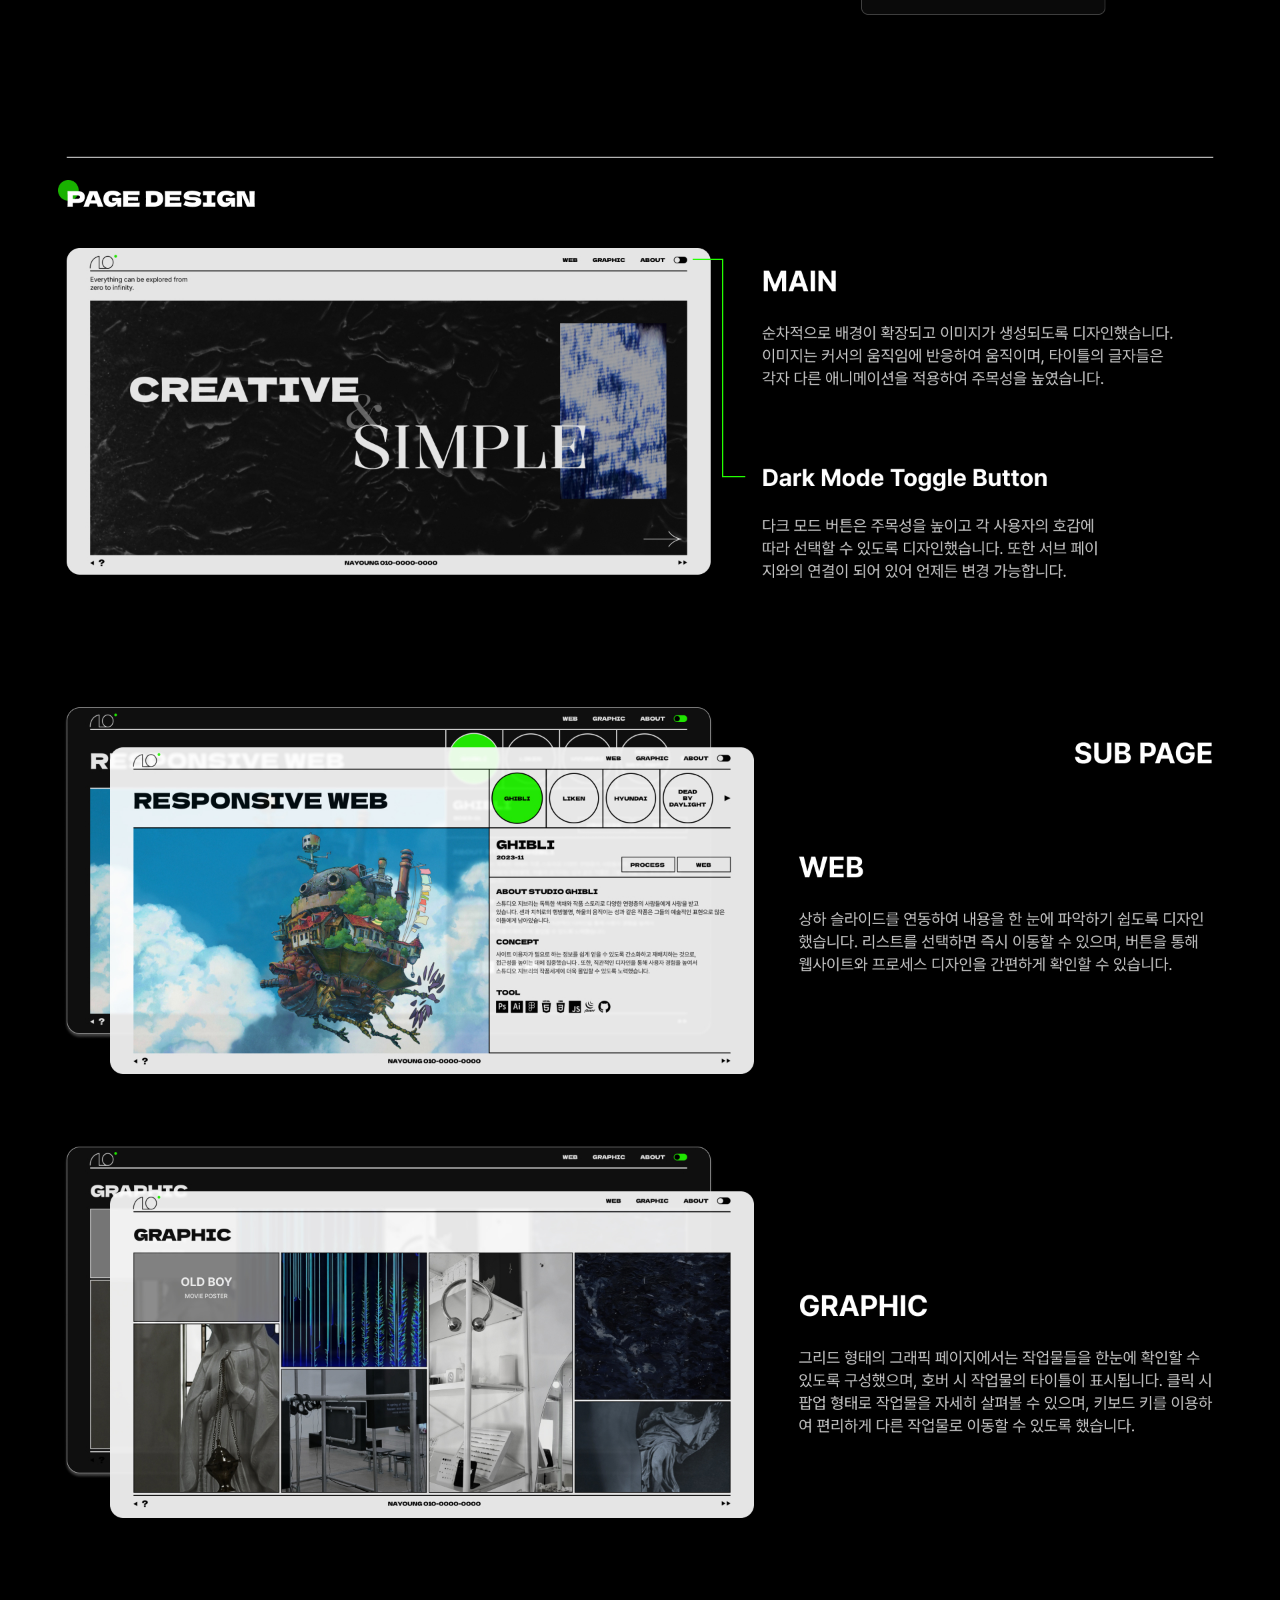
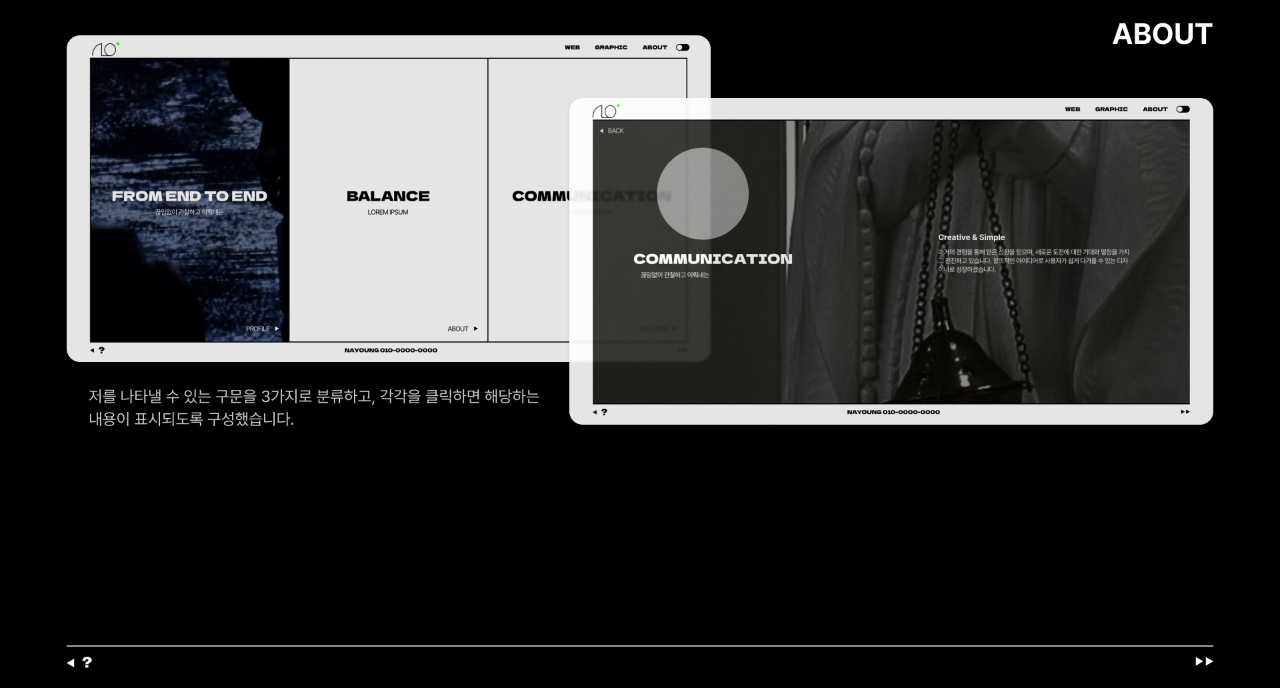
<file: process/process-portfolio.html>
<!DOCTYPE html>
<html lang="ko">
  <head>
    <meta charset="UTF-8" />
    <meta name="viewport" content="width=device-width, initial-scale=1.0" />
    <title>nana</title>
    <link rel="shortcut icon" href="../img/favicon.png" type="image/x-icon" />
    <style>
      * {
        margin: 0;
        padding: 0;
        box-sizing: border-box;
      }

      figure {
        width: 100%;
      }
      figure img {
        width: 100%;
        vertical-align: top;
      }
    </style>
  </head>
  <body>
    <figure>
      <img src="../img/process-portfolio.jpg" alt="portfolio-process" />
    </figure>
  </body>
</html>
</file>
